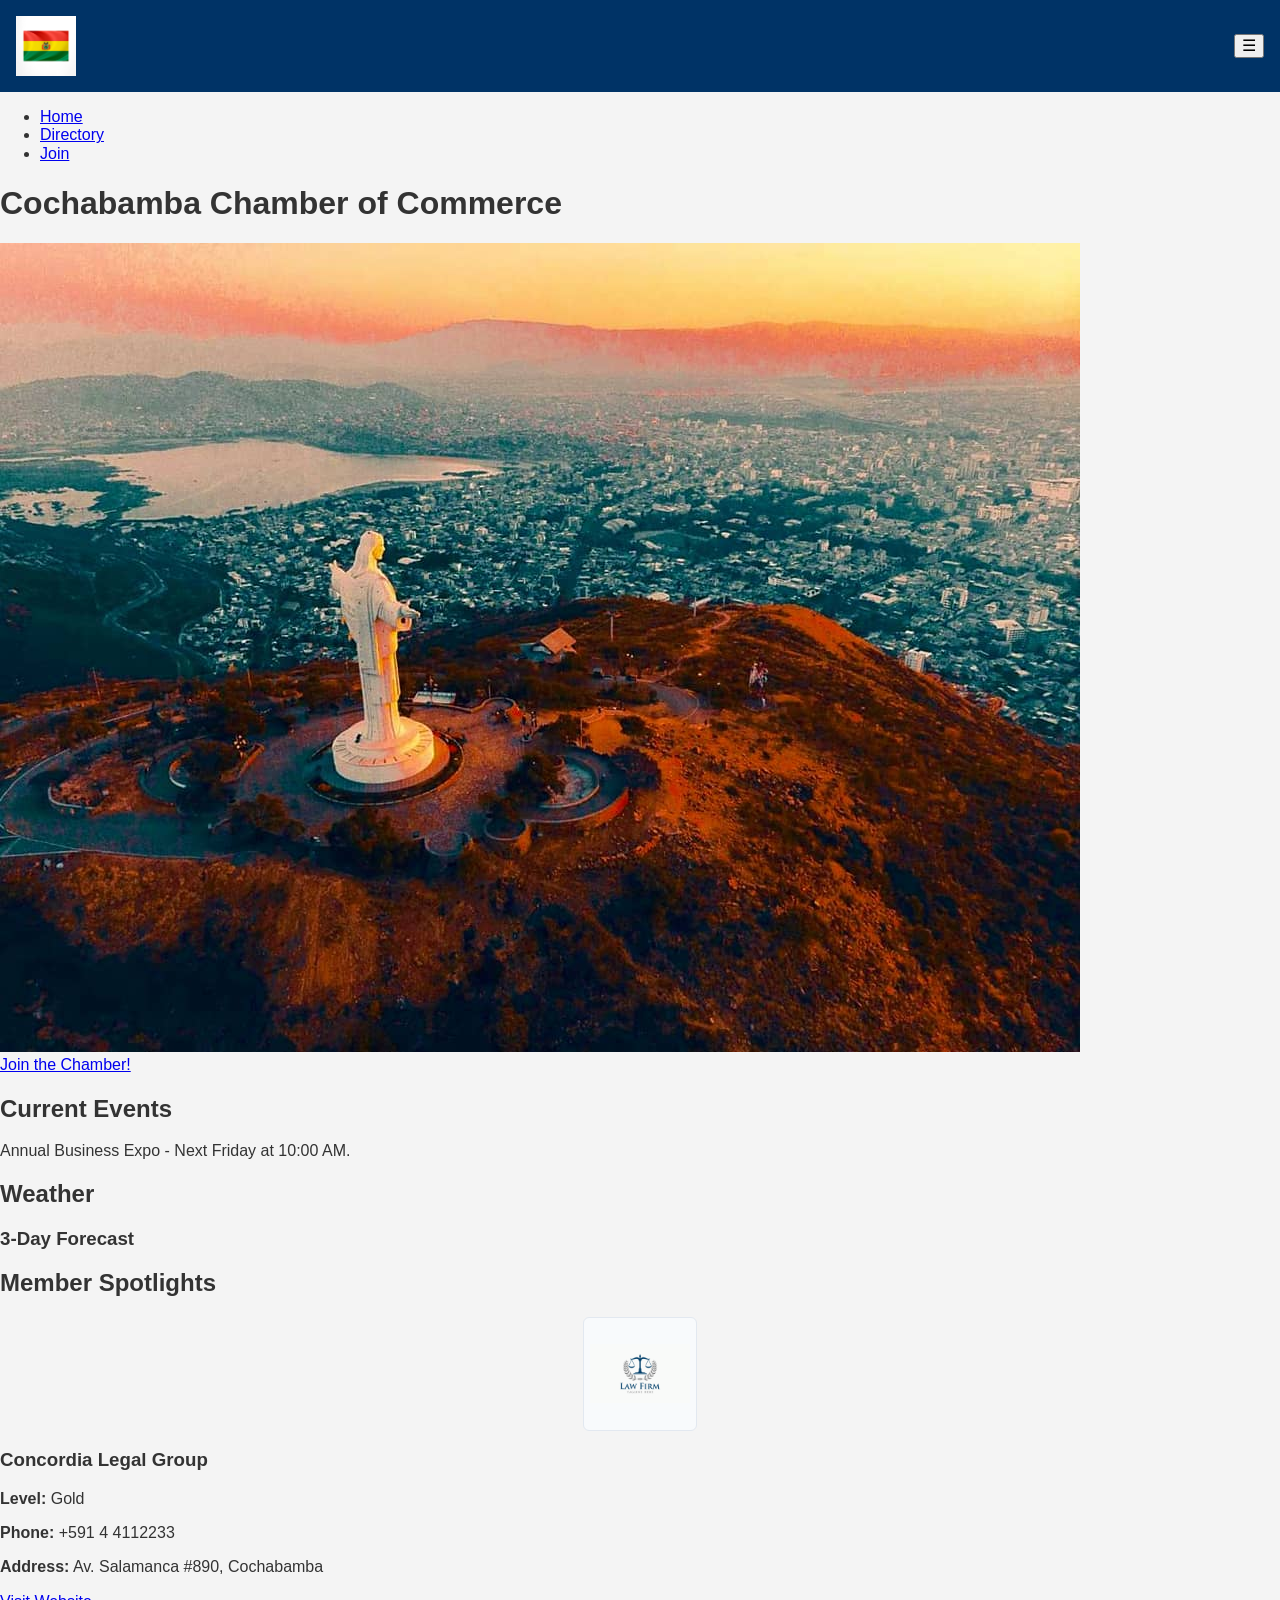
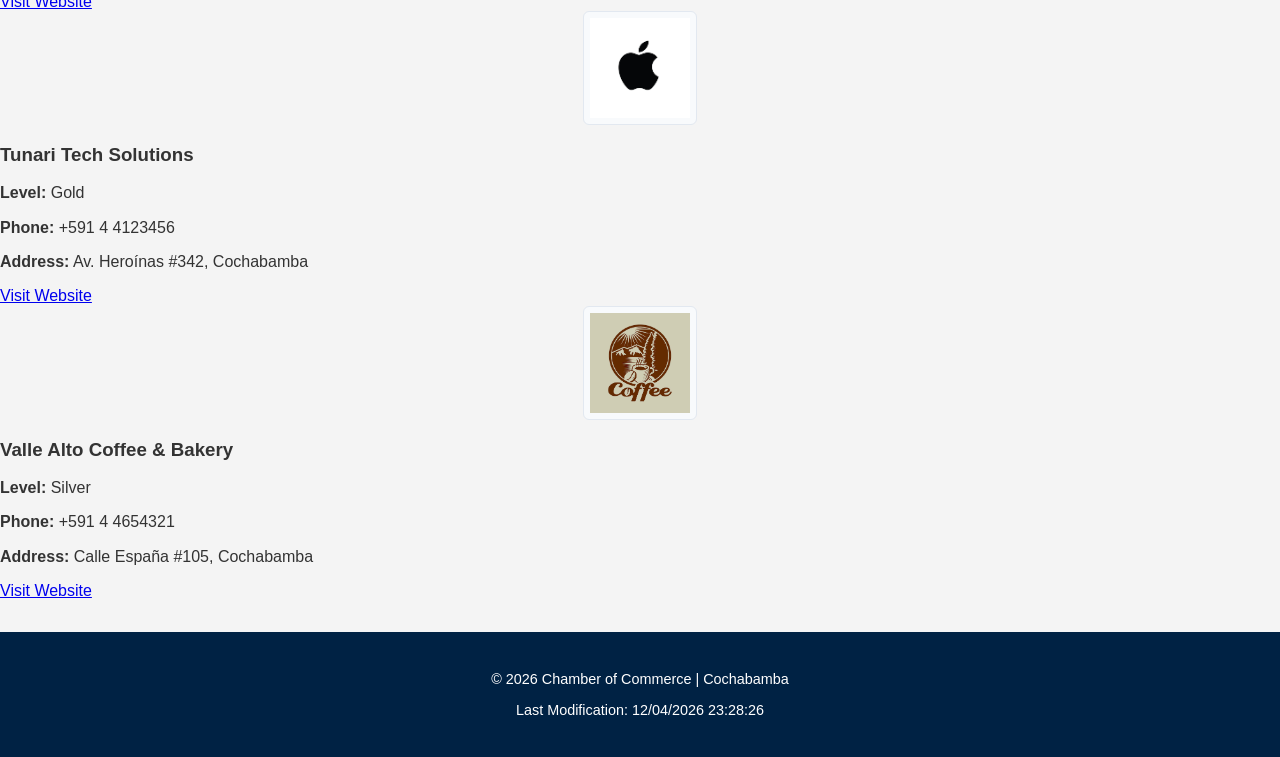
<file: chamber/index.html>
<!DOCTYPE html>
<html lang="en">

<head>
    <meta charset="UTF-8">
    <meta name="viewport" content="width=device-width, initial-scale=1.0">
    <title>Chamber of Commerce - Home Page</title>
    <meta name="description"
        content="Official home page for the Cochabamba Chamber of Commerce. Connecting businesses, supporting local economy, and fostering community growth.">
    <meta name="author" content="Rich Kevin Panozo Vargas">

    <!-- Favicon -->
    <link rel="icon" href="images/favicon.png" type="image/png">

    <!-- Open Graph Meta Tags -->
    <meta property="og:title" content="Cochabamba Chamber of Commerce - Home Page">
    <meta property="og:description"
        content="Discover commercial opportunities, local events, and business member spotlights at the Cochabamba Chamber of Commerce.">
    <meta property="og:image" content="https://kelvin1511.github.io/wdd231/chamber/images/cochabamba.jpg">
    <meta property="og:url" content="https://kelvin1511.github.io/wdd231/chamber/index.html">

    <!-- Google Fonts -->
    <link rel="preconnect" href="https://fonts.googleapis.com">
    <link rel="preconnect" href="https://fonts.gstatic.com" crossorigin>
    <link href="https://fonts.googleapis.com/css2?family=Roboto:wght@400;700&display=swap" rel="stylesheet">

    <!-- CSS Styles -->
    <link rel="stylesheet" href="styles/normalize.css">
    <link rel="stylesheet" href="styles/small.css">
    <link rel="stylesheet" href="styles/larger.css">

    <!-- JS Scripts -->
    <script src="scripts/dates.js" defer></script>
    <script src="scripts/navigation.js" defer></script>
    <script src="scripts/weather.js" defer></script>
    <script src="scripts/spotlights.js" defer></script>
</head>

<body>

    <header>
        <div class="logo-container">
            <img src="images/logo.webp" alt="Cochabamba Chamber Logo">
        </div>
        <button id="menu-button" aria-label="Toggle navigation menu">☰</button>
    </header>

    <nav id="primary-nav">
        <ul>
            <li><a href="index.html" class="active">Home</a></li>
            <li><a href="directory.html">Directory</a></li>
            <li><a href="join.html">Join</a></li>
        </ul>
    </nav>

    <main>
        <!-- Single H1 element inside main element for SEO & Accessibility Audit -->
        <h1>Cochabamba Chamber of Commerce</h1>

        <!-- Hero Section -->
        <section class="hero">
            <img src="images/cochabamba.jpg" alt="Panoramic view of Cochabamba city" class="hero-img">
            <div class="cta">
                <a href="join.html" class="cta-button">Join the Chamber!</a>
            </div>
        </section>

        <!-- Events Section -->
        <section class="events">
            <h2>Current Events</h2>
            <p>Annual Business Expo - Next Friday at 10:00 AM.</p>
        </section>

        <!-- Weather Section -->
        <section class="weather">
            <h2>Weather</h2>
            <div id="weather-current"></div>
            <h3>3-Day Forecast</h3>
            <div id="weather-forecast"></div>
        </section>

        <!-- Spotlights Section -->
        <section class="spotlights">
            <h2>Member Spotlights</h2>
            <div id="spotlight-cards"></div>
        </section>
    </main>

    <footer>
        <p>&copy; <span id="currentyear"></span> Chamber of Commerce | Cochabamba</p>
        <p id="lastModified"></p>
    </footer>

</body>

</html>
</file>
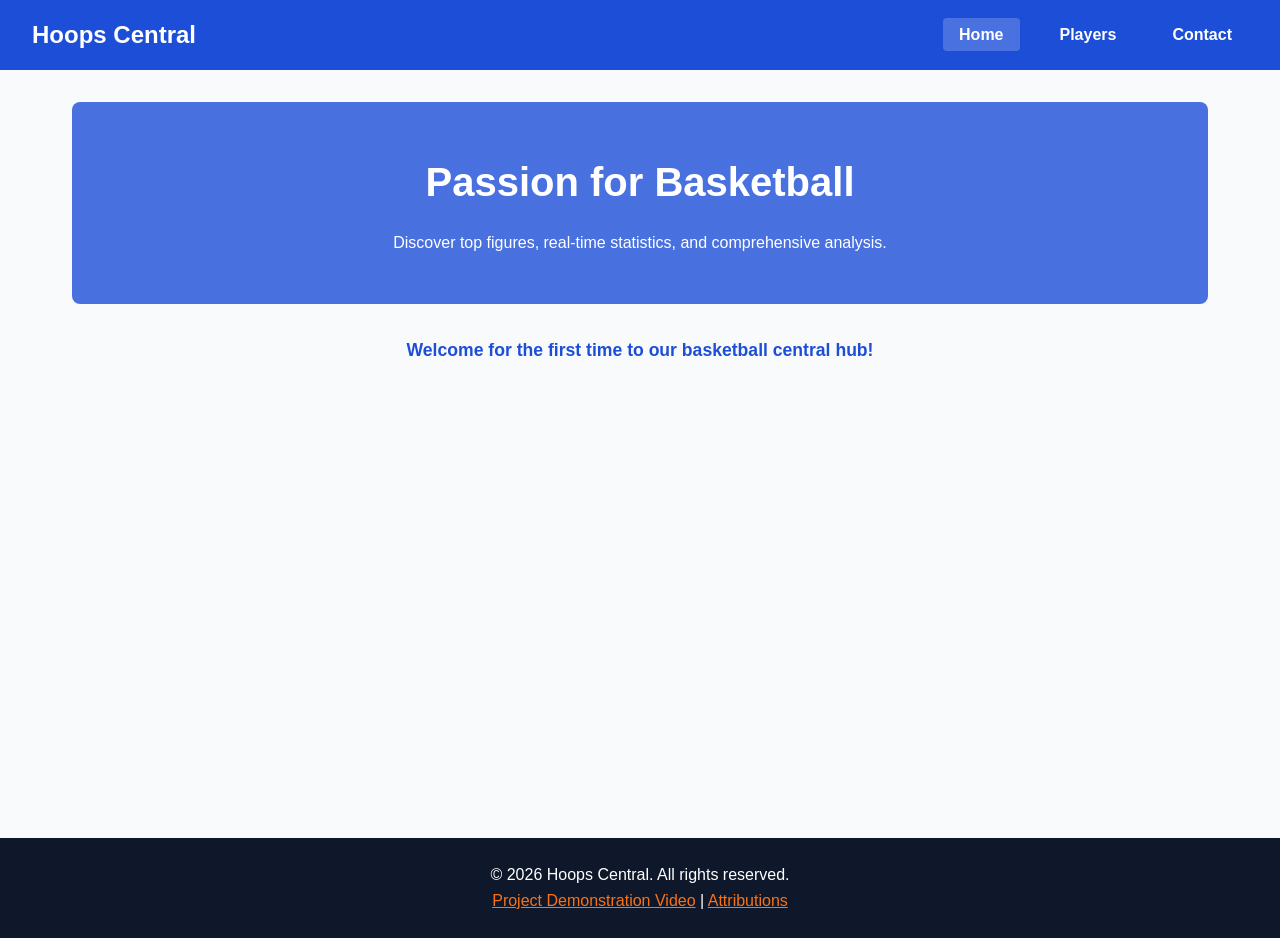
<file: finalproject/index.html>
<!DOCTYPE html>
<html lang="en">

<head>
    <meta charset="UTF-8">
    <meta name="viewport" content="width=device-width, initial-scale=1.0">
    <title>Hoops Central - Home</title>
    <meta name="description" content="Official site for basketball statistics, star players, and news.">
    <meta name="author" content="Rich Kevin Panozo Vargas">
    <link rel="icon" type="image/x-icon"
        href="https://images.unsplash.com/photo-1546519638-68e109498ffc?w=32&auto=format&fit=crop&q=80">
    <link rel="stylesheet" href="styles.css">
</head>

<body>
    <header>
        <h1>Hoops Central</h1>
        <button class="menu-toggle" id="menu-toggle" aria-label="Open menu">☰</button>
        <nav>
            <ul id="nav-menu">
                <li><a href="index.html" class="active">Home</a></li>
                <li><a href="players.html">Players</a></li>
                <li><a href="contact.html">Contact</a></li>
            </ul>
        </nav>
    </header>

    <main>
        <section class="hero">
            <h2>Passion for Basketball</h2>
            <p>Discover top figures, real-time statistics, and comprehensive analysis.</p>
        </section>

        <section style="text-align: center; margin-top: 2rem;">
            <p id="visit-info" style="font-weight: bold; font-size: 1.1rem; color: var(--primary-color);"></p>
        </section>
    </main>

    <footer>
        <p>&copy; 2026 Hoops Central. All rights reserved.</p>
        <p><a href="https://www.youtube.com" target="_blank">Project Demonstration Video</a> | <a href="#"
                target="_blank">Attributions</a></p>
    </footer>

    <script type="module" src="app.js"></script>
</body>

</html>
</file>
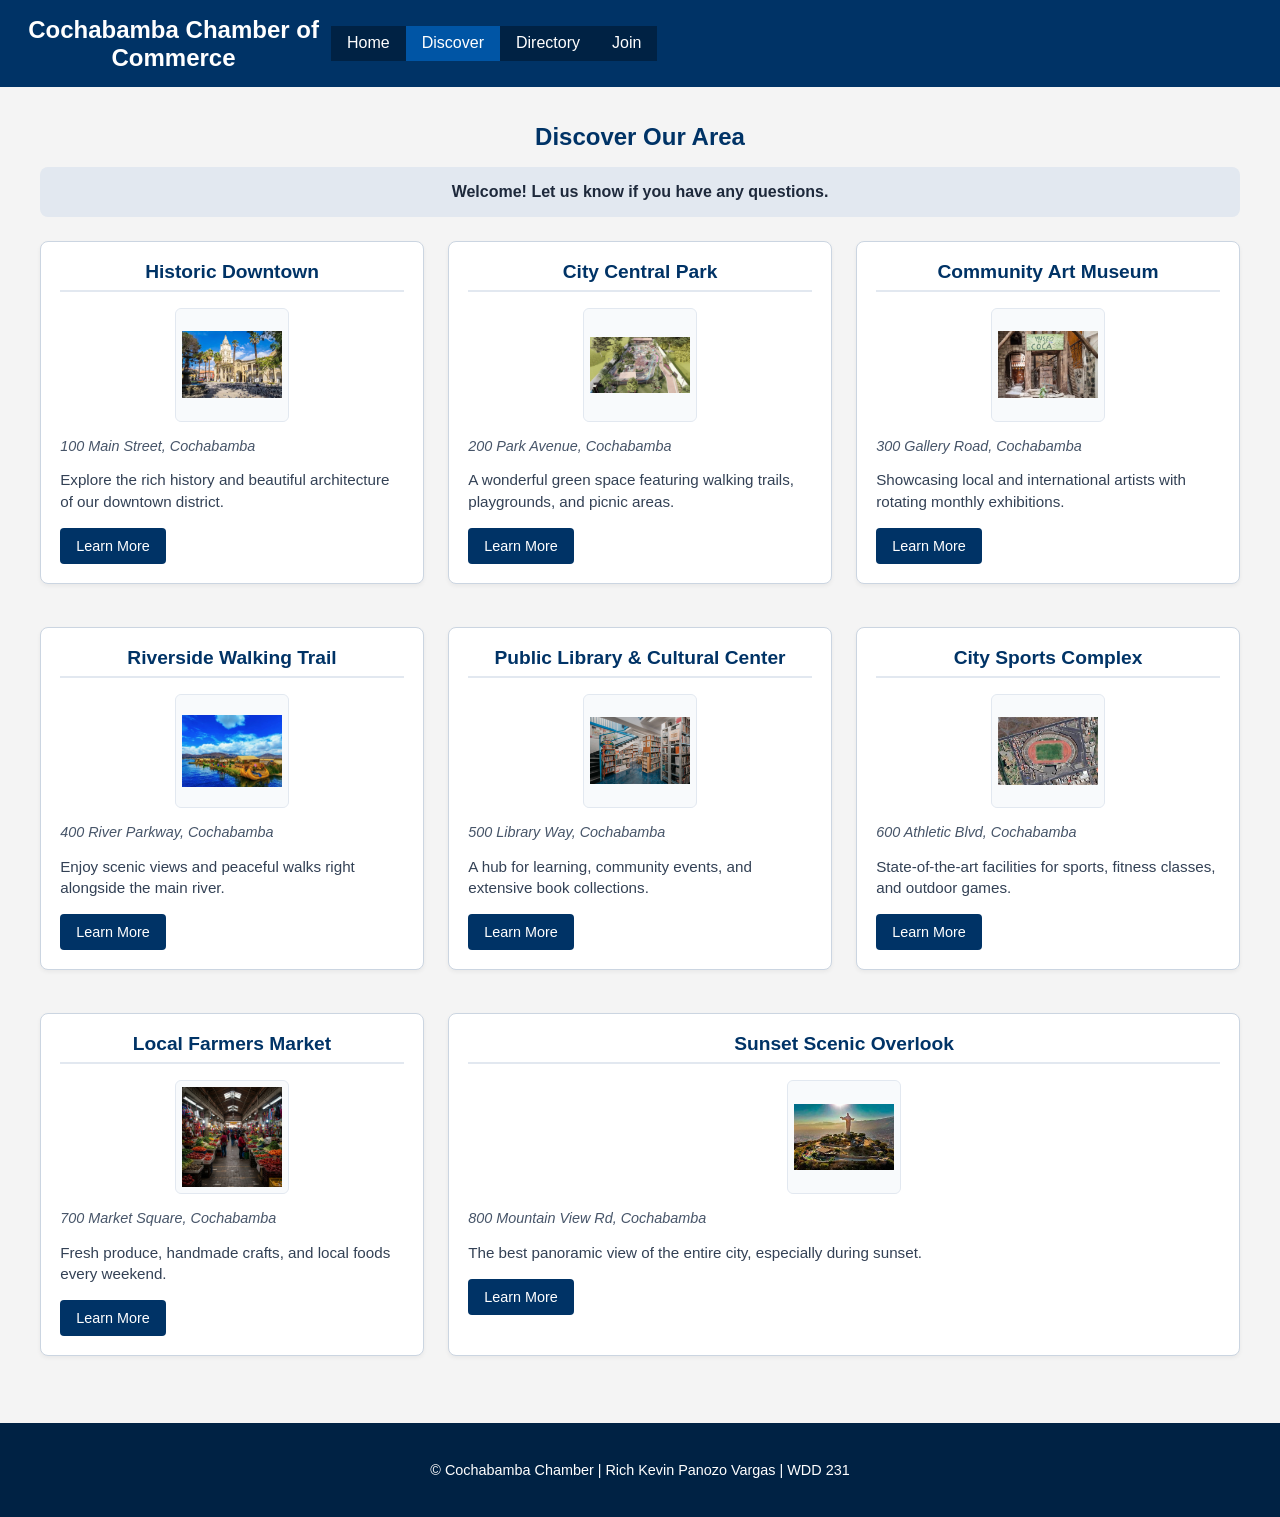
<file: chamber/directory.html>
<!DOCTYPE html>
<html lang="en">

<head>
  <meta charset="UTF-8">
  <meta name="viewport" content="width=device-width, initial-scale=1.0">
  <title>Cochabamba Chamber of Commerce - Discover</title>
  <meta name="description"
    content="Discover Cochabamba Chamber of Commerce area, local attractions, and visitor information.">
  <meta name="author" content="Rich Kevin Panozo Vargas">

  <!-- Stylesheets -->
  <link rel="stylesheet" href="styles/normalize.css">
  <link rel="stylesheet" href="styles/small.css">
  <link rel="stylesheet" href="styles/larger.css" media="(min-width: 768px)">
</head>

<body>
  <header>
    <h1>Cochabamba Chamber of Commerce</h1>
    <button id="menu" aria-label="Open Navigation Menu">&#9776;</button>
    <nav>
      <ul class="navigation">
        <li><a href="index.html">Home</a></li>
        <li><a href="discover.html" class="active">Discover</a></li>
        <li><a href="directory.html">Directory</a></li>
        <li><a href="join.html">Join</a></li>
      </ul>
    </nav>
  </header>

  <main class="discover-main">
    <h2>Discover Our Area</h2>

    <!-- Visitor message container for localStorage -->
    <div id="visitor-message" class="visitor-message"></div>

    <!-- Cards grid container -->
    <div class="cards-grid">
      <!-- JavaScript will inject the 8 cards here dynamically -->
    </div>
  </main>

  <footer>
    <p>&copy; <span id="current-year"></span> Cochabamba Chamber | Rich Kevin Panozo Vargas | WDD 231</p>
    <p id="last-modified"></p>
  </footer>

  <!-- JavaScript Files -->
  <script src="scripts/navigation.js" defer></script>
  <script src="scripts/dates.js" defer></script>
  <script src="scripts/discover.js" defer></script>
</body>

</html>
</file>
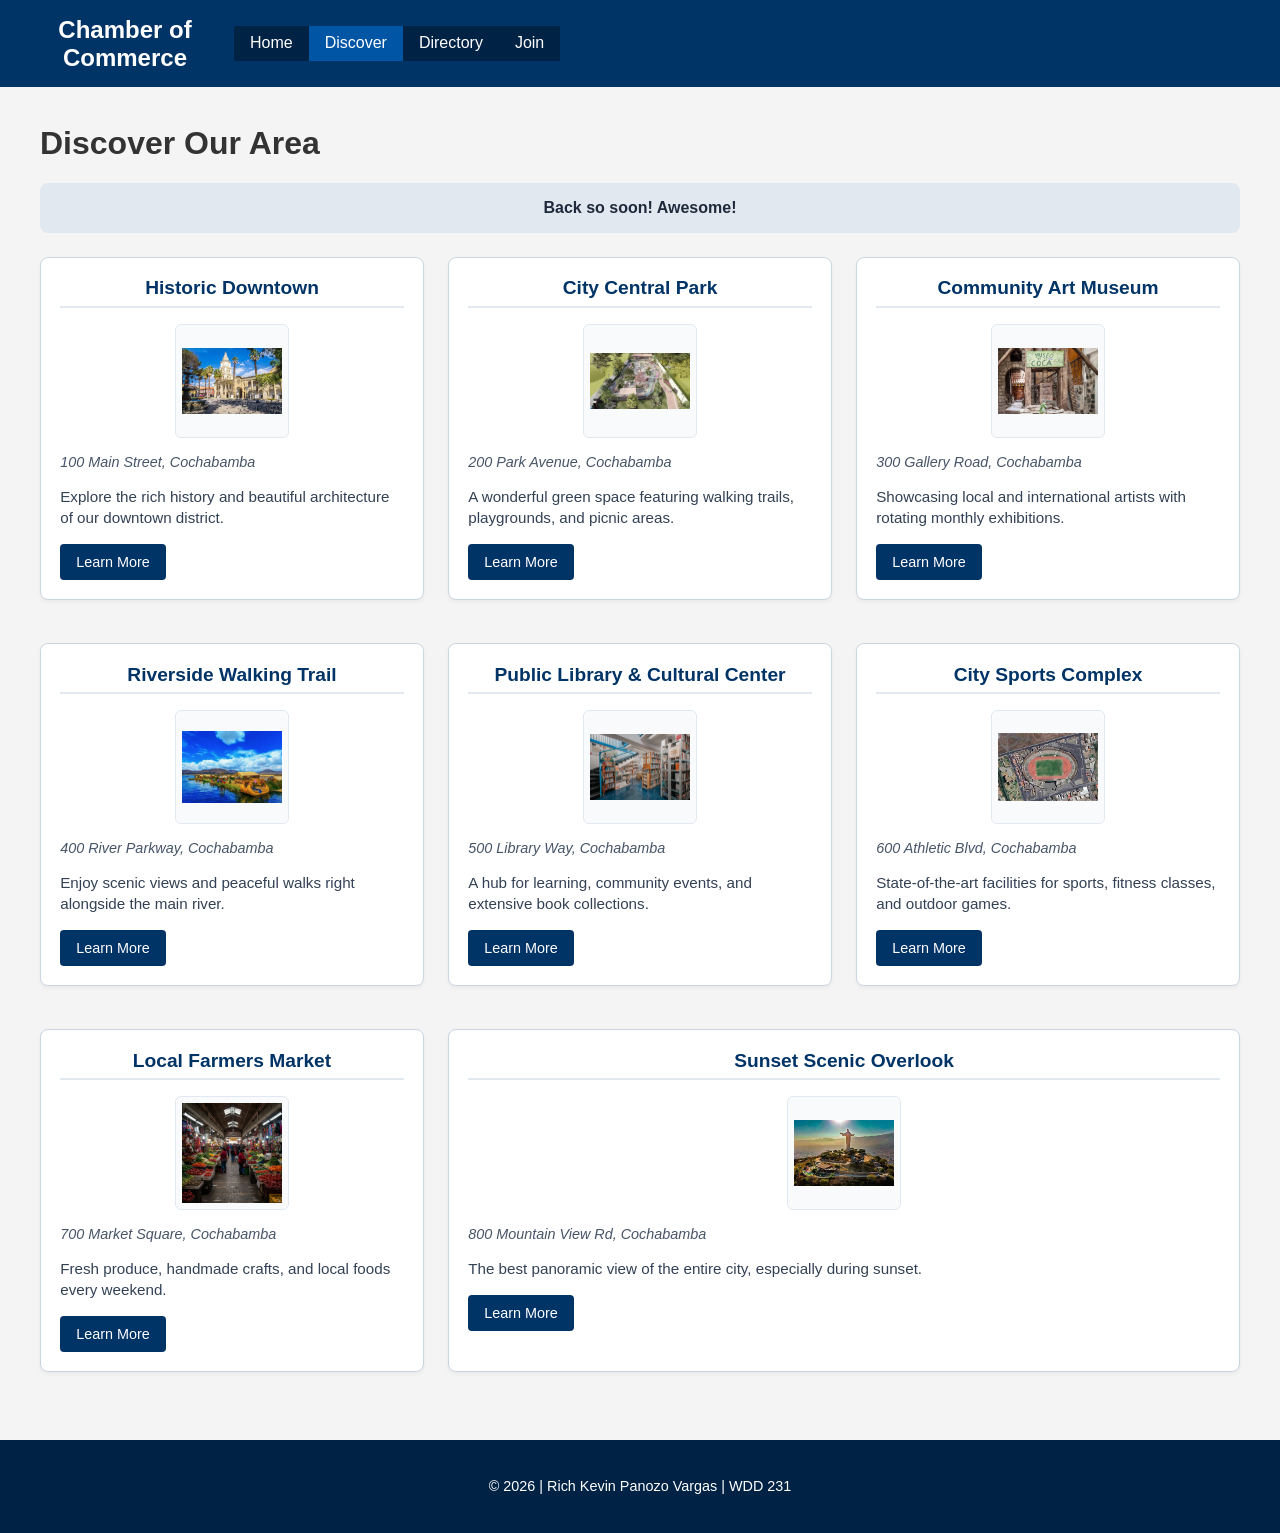
<file: chamber/discover.html>
<!DOCTYPE html>
<html lang="en">

<head>
    <meta charset="UTF-8">
    <meta name="viewport" content="width=device-width, initial-scale=1.0">
    <title>Discover - Chamber of Commerce</title>
    <meta name="description"
        content="Discover page for the Chamber of Commerce highlighting local points of interest, demographics, and visitor features.">
    <meta name="author" content="Rich Kevin Panozo Vargas">

    <!-- Stylesheets -->
    <link rel="stylesheet" href="styles/normalize.css">
    <link rel="stylesheet" href="styles/small.css">
    <link rel="stylesheet" href="styles/larger.css" media="(min-width: 768px)">

    <!-- JavaScript Module -->
    <script src="scripts/discover.js" type="module" defer></script>
</head>

<body>
    <header>
        <!-- Mantén la misma estructura de header/navegación que usas en tus otras páginas -->
        <div class="logo-box">
            <h1>Chamber of Commerce</h1>
        </div>
        <nav>
            <ul class="navigation">
                <li><a href="index.html">Home</a></li>
                <li><a href="discover.html" class="active">Discover</a></li>
                <li><a href="directory.html">Directory</a></li>
                <li><a href="join.html">Join</a></li>
            </ul>
        </nav>
    </header>

    <main class="discover-main">
        <h1>Discover Our Area</h1>

        <!-- Visitor message section for localStorage requirement -->
        <div id="visitor-message" class="visitor-message"></div>

        <!-- Cards grid container -->
        <section class="cards-grid">
            <!-- Cards will be dynamically loaded via JavaScript -->
        </section>
    </main>

    <footer>
        <p>&copy; <span id="currentyear">2026</span> | Rich Kevin Panozo Vargas | WDD 231</p>
        <p id="lastModified"></p>
    </footer>
</body>

</html>
</file>
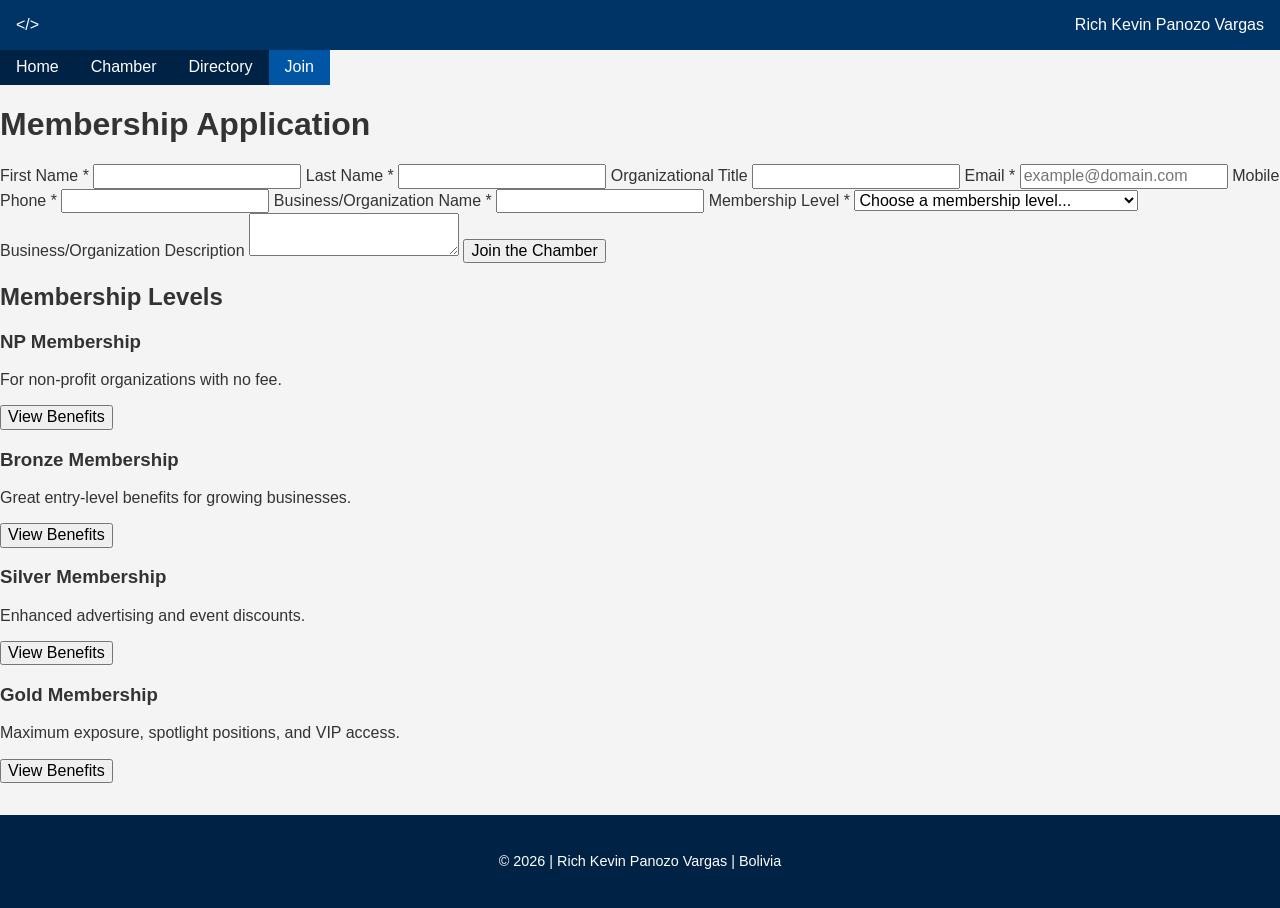
<file: chamber/join.html>
<!DOCTYPE html>
<html lang="en">

<head>
    <meta charset="UTF-8">
    <meta name="viewport" content="width=device-width, initial-scale=1.0">
    <title>Chamber Membership Application - Rich Kevin Panozo Vargas</title>
    <meta name="description"
        content="Join our Chamber of Commerce and choose a membership level to grow your business.">
    <link rel="stylesheet" href="styles/normalize.css">
    <link rel="stylesheet" href="styles/small.css">
    <link rel="stylesheet" href="styles/larger.css" media="(min-width: 768px)">
    <script src="scripts/navigation.js" defer></script>
    <script src="scripts/join.js" defer></script>
</head>

<body>
    <header>
        <div class="logo-box">
            <span class="logo-icon">&lt;/&gt;</span>
        </div>
        <span class="user-name">Rich Kevin Panozo Vargas</span>
        <button id="menu" aria-label="Open Navigation Menu">&#9776;</button>
    </header>

    <nav>
        <ul class="navigation">
            <li><a href="../index.html">Home</a></li>
            <li><a href="index.html">Chamber</a></li>
            <li><a href="directory.html">Directory</a></li>
            <li><a href="join.html" class="active">Join</a></li>
        </ul>
    </nav>

    <main class="join-main">
        <h1>Membership Application</h1>

        <div class="join-container">
            <form method="get" action="thankyou.html" class="join-form">

                <label>First Name *
                    <input type="text" name="fname" required autocomplete="given-name" title="Enter your first name">
                </label>

                <label>Last Name *
                    <input type="text" name="lname" required autocomplete="family-name" title="Enter your last name">
                </label>

                <label>Organizational Title
                    <input type="text" name="orgtitle" autocomplete="organization-title" pattern="[a-zA-Z\s\-]{7,}"
                        title="Must be at least 7 characters using letters, hyphens, and spaces only">
                </label>

                <label>Email *
                    <input type="email" name="email" required autocomplete="email" placeholder="example@domain.com"
                        title="Enter a valid email address">
                </label>

                <label>Mobile Phone *
                    <input type="tel" name="phone" required autocomplete="tel" title="Enter your mobile phone number">
                </label>

                <label>Business/Organization Name *
                    <input type="text" name="organization" required autocomplete="organization"
                        title="Enter your business or organization name">
                </label>

                <label>Membership Level *
                    <select name="membership" required title="Select a membership level">
                        <option value="" disabled selected>Choose a membership level...</option>
                        <option value="np">NP Membership (Non-profit - No fee)</option>
                        <option value="bronze">Bronze Membership</option>
                        <option value="silver">Silver Membership</option>
                        <option value="gold">Gold Membership</option>
                    </select>
                </label>

                <label>Business/Organization Description
                    <textarea name="description" title="Provide a brief description of your organization"></textarea>
                </label>

                <input type="hidden" name="timestamp" id="timestamp">

                <input type="submit" value="Join the Chamber" class="submit-btn">
            </form>

            <aside class="membership-cards">
                <h2>Membership Levels</h2>

                <div class="card card-np">
                    <h3>NP Membership</h3>
                    <p>For non-profit organizations with no fee.</p>
                    <button type="button" class="modal-btn" data-modal="modal-np">View Benefits</button>
                </div>

                <div class="card card-bronze">
                    <h3>Bronze Membership</h3>
                    <p>Great entry-level benefits for growing businesses.</p>
                    <button type="button" class="modal-btn" data-modal="modal-bronze">View Benefits</button>
                </div>

                <div class="card card-silver">
                    <h3>Silver Membership</h3>
                    <p>Enhanced advertising and event discounts.</p>
                    <button type="button" class="modal-btn" data-modal="modal-silver">View Benefits</button>
                </div>

                <div class="card card-gold">
                    <h3>Gold Membership</h3>
                    <p>Maximum exposure, spotlight positions, and VIP access.</p>
                    <button type="button" class="modal-btn" data-modal="modal-gold">View Benefits</button>
                </div>
            </aside>
        </div>

        <dialog id="modal-np">
            <h3>NP Membership Benefits</h3>
            <p>Access to basic community networking events and directory listing.</p>
            <button class="close-modal">Close</button>
        </dialog>

        <dialog id="modal-bronze">
            <h3>Bronze Membership Benefits</h3>
            <p>Includes regular event discounts, training sessions, and standard directory placement.</p>
            <button class="close-modal">Close</button>
        </dialog>

        <dialog id="modal-silver">
            <h3>Silver Membership Benefits</h3>
            <p>Includes all Bronze benefits plus advertising discounts and priority event registration.</p>
            <button class="close-modal">Close</button>
        </dialog>

        <dialog id="modal-gold">
            <h3>Gold Membership Benefits</h3>
            <p>Includes all Silver benefits, premier spotlight positions on the home page, and free event passes.</p>
            <button class="close-modal">Close</button>
        </dialog>
    </main>

    <footer>
        <p>&copy; <span id="currentyear">2026</span> | Rich Kevin Panozo Vargas | Bolivia</p>
        <p id="lastModified"></p>
    </footer>
</body>

</html>
</file>
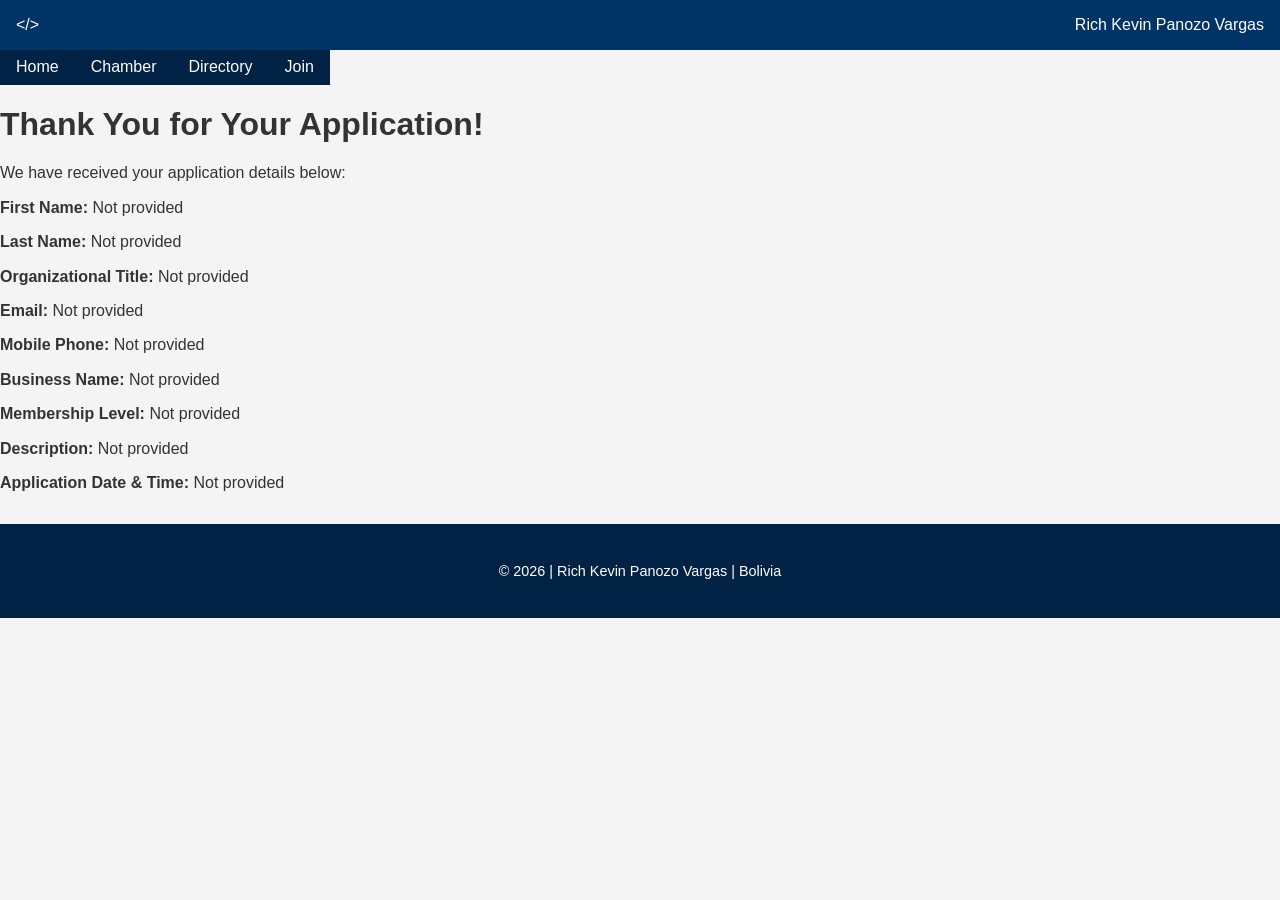
<file: chamber/thankyou.html>
<!DOCTYPE html>
<html lang="en">

<head>
    <meta charset="UTF-8">
    <meta name="viewport" content="width=device-width, initial-scale=1.0">
    <title>Thank You - Chamber of Commerce</title>
    <link rel="stylesheet" href="styles/normalize.css">
    <link rel="stylesheet" href="styles/small.css">
    <link rel="stylesheet" href="styles/larger.css" media="(min-width: 768px)">
    <script src="scripts/navigation.js" defer></script>
</head>

<body>
    <header>
        <div class="logo-box">
            <span class="logo-icon">&lt;/&gt;</span>
        </div>
        <span class="user-name">Rich Kevin Panozo Vargas</span>
        <button id="menu" aria-label="Open Navigation Menu"></button>
    </header>

    <nav>
        <ul class="navigation">
            <li><a href="../index.html">Home</a></li>
            <li><a href="index.html">Chamber</a></li>
            <li><a href="directory.html">Directory</a></li>
            <li><a href="join.html">Join</a></li>
        </ul>
    </nav>

    <main class="thankyou-main">
        <h1>Thank You for Your Application!</h1>
        <p>We have received your application details below:</p>

        <div id="application-results" class="results-card">
            <!-- JavaScript will populate data here -->
        </div>
    </main>

    <footer>
        <p>&copy; <span id="currentyear">2026</span> | Rich Kevin Panozo Vargas | Bolivia</p>
        <p id="lastModified"></p>
    </footer>

    <script>
        const urlParams = new URLSearchParams(window.location.search);
        const resultsContainer = document.getElementById('application-results');

        function getParam(name) {
            return urlParams.get(name) || 'Not provided';
        }

        resultsContainer.innerHTML = `
            <p><strong>First Name:</strong> ${getParam('fname')}</p>
            <p><strong>Last Name:</strong> ${getParam('lname')}</p>
            <p><strong>Organizational Title:</strong> ${getParam('orgtitle')}</p>
            <p><strong>Email:</strong> ${getParam('email')}</p>
            <p><strong>Mobile Phone:</strong> ${getParam('phone')}</p>
            <p><strong>Business Name:</strong> ${getParam('organization')}</p>
            <p><strong>Membership Level:</strong> ${getParam('membership')}</p>
            <p><strong>Description:</strong> ${getParam('description')}</p>
            <p><strong>Application Date & Time:</strong> ${getParam('timestamp')}</p>
        `;
    </script>
</body>

</html>
</file>
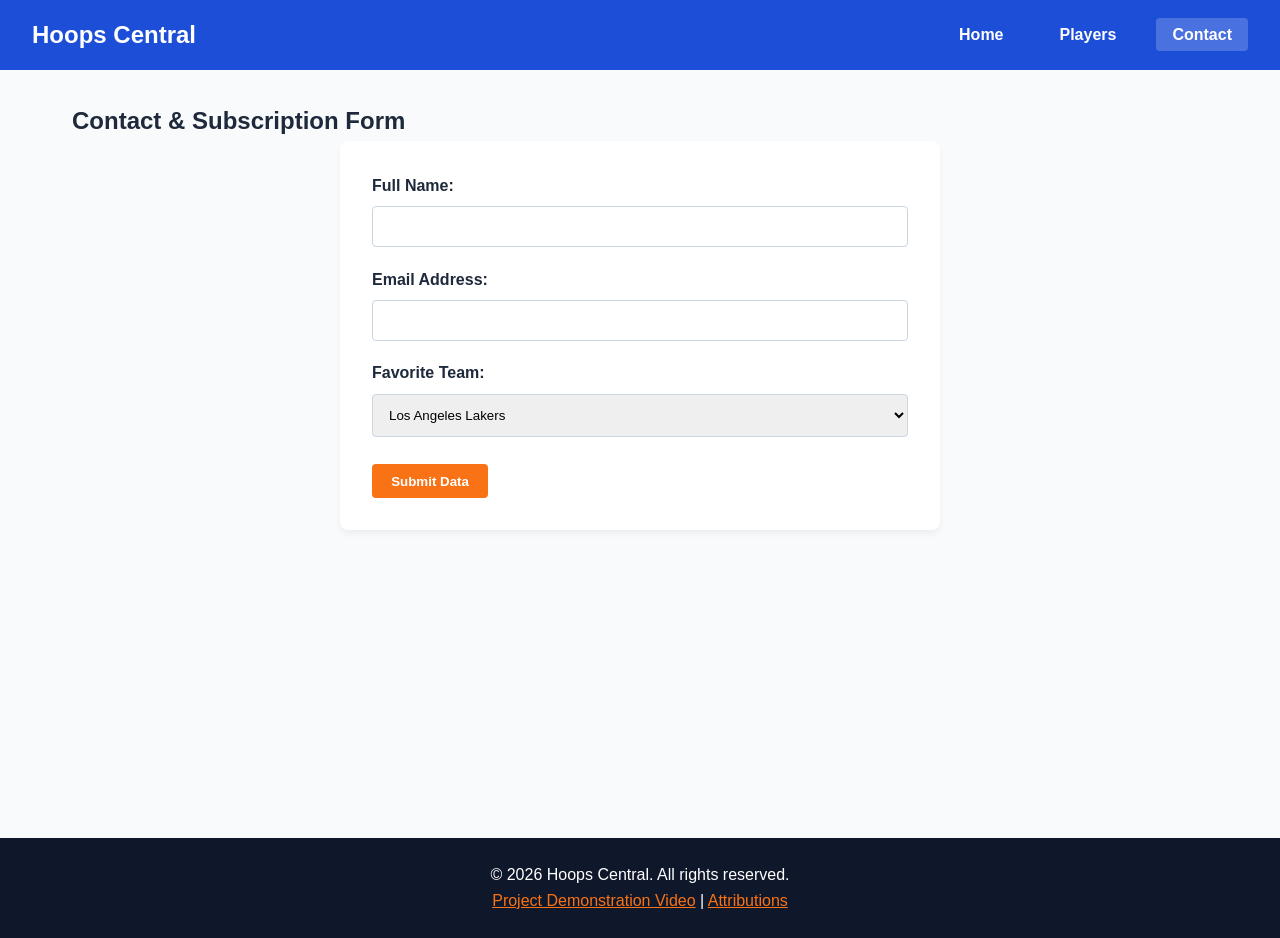
<file: finalproject/contact.html>
<!DOCTYPE html>
<html lang="en">

<head>
    <meta charset="UTF-8">
    <meta name="viewport" content="width=device-width, initial-scale=1.0">
    <title>Hoops Central - Contact</title>
    <meta name="description" content="Get in touch with us or subscribe to basketball updates.">
    <meta name="author" content="Rich Kevin Panozo Vargas">
    <link rel="icon" type="image/x-icon"
        href="https://images.unsplash.com/photo-1546519638-68e109498ffc?w=32&auto=format&fit=crop&q=80">
    <link rel="stylesheet" href="styles.css">
</head>

<body>
    <header>
        <h1>Hoops Central</h1>
        <button class="menu-toggle" id="menu-toggle" aria-label="Open menu">☰</button>
        <nav>
            <ul id="nav-menu">
                <li><a href="index.html">Home</a></li>
                <li><a href="players.html">Players</a></li>
                <li><a href="contact.html" class="active">Contact</a></li>
            </ul>
        </nav>
    </header>

    <main>
        <h2>Contact & Subscription Form</h2>
        <form action="form-action.html" method="get">
            <div class="form-group">
                <label for="fullname">Full Name:</label>
                <input type="text" id="fullname" name="fullname" required>
            </div>
            <div class="form-group">
                <label for="email">Email Address:</label>
                <input type="email" id="email" name="email" required>
            </div>
            <div class="form-group">
                <label for="teamfav">Favorite Team:</label>
                <select id="teamfav" name="teamfav">
                    <option value="Lakers">Los Angeles Lakers</option>
                    <option value="Warriors">Golden State Warriors</option>
                    <option value="Bulls">Chicago Bulls</option>
                    <option value="Celtics">Boston Celtics</option>
                </select>
            </div>
            <button type="submit" class="btn">Submit Data</button>
        </form>
    </main>

    <footer>
        <p>&copy; 2026 Hoops Central. All rights reserved.</p>
        <p><a href="https://www.youtube.com" target="_blank">Project Demonstration Video</a> | <a href="#"
                target="_blank">Attributions</a></p>
    </footer>

    <script type="module" src="app.js"></script>
</body>

</html>
</file>
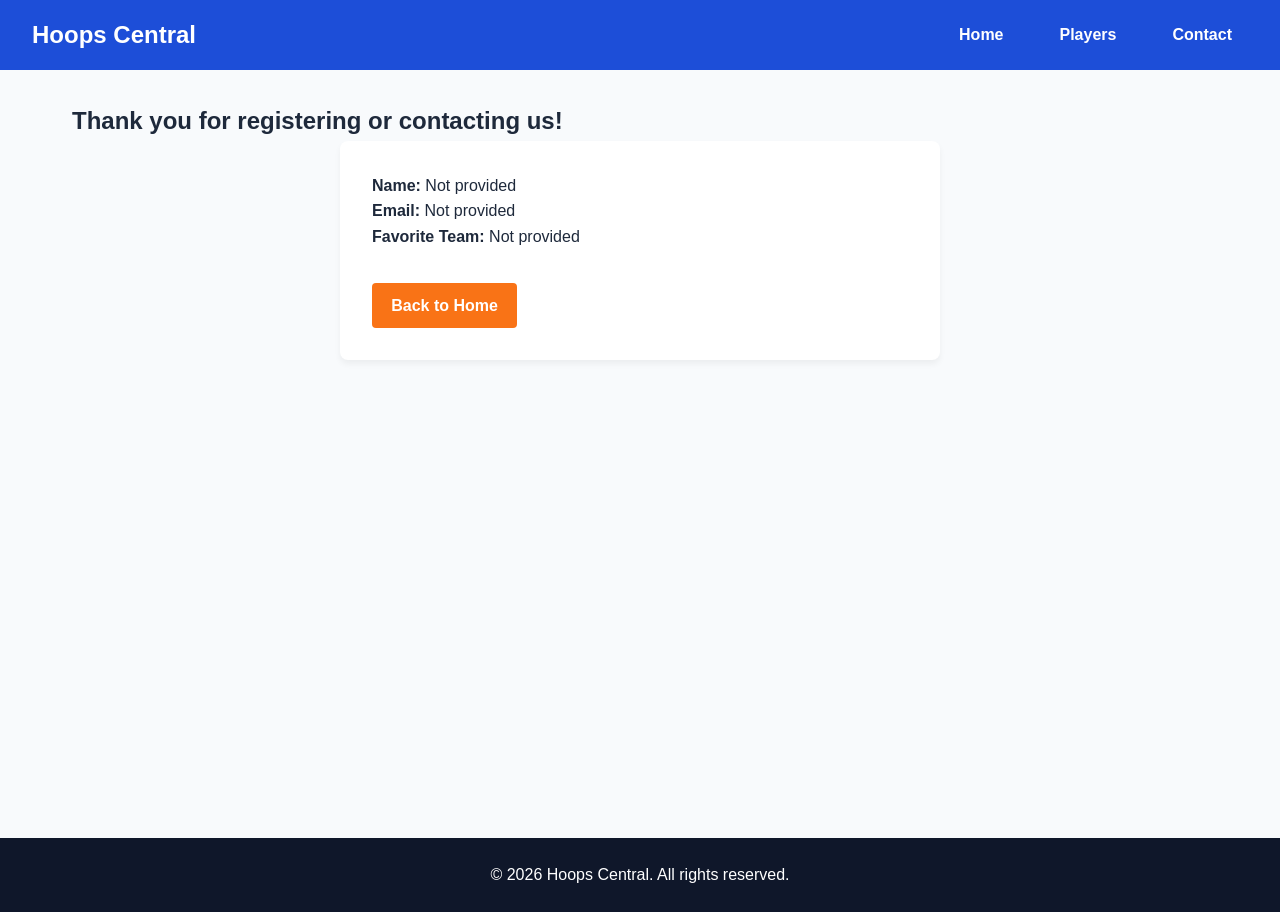
<file: finalproject/form-action.html>
<!DOCTYPE html>
<html lang="en">

<head>
    <meta charset="UTF-8">
    <meta name="viewport" content="width=device-width, initial-scale=1.0">
    <title>Hoops Central - Data Received</title>
    <meta name="description" content="Form data confirmation page.">
    <meta name="author" content="Rich Kevin Panozo Vargas">
    <link rel="stylesheet" href="styles.css">
</head>

<body>
    <header>
        <h1>Hoops Central</h1>
        <nav>
            <ul id="nav-menu">
                <li><a href="index.html">Home</a></li>
                <li><a href="players.html">Players</a></li>
                <li><a href="contact.html">Contact</a></li>
            </ul>
        </nav>
    </header>

    <main>
        <h2>Thank you for registering or contacting us!</h2>
        <div
            style="background: white; padding: 2rem; border-radius: 8px; max-width: 600px; margin: 0 auto; box-shadow: 0 4px 6px rgba(0,0,0,0.05);">
            <p><strong>Name:</strong> <span id="display-name"></span></p>
            <p><strong>Email:</strong> <span id="display-email"></span></p>
            <p><strong>Favorite Team:</strong> <span id="display-team"></span></p>
            <br>
            <a href="index.html" class="btn" style="display: inline-block; text-decoration: none;">Back to Home</a>
        </div>
    </main>

    <footer>
        <p>&copy; 2026 Hoops Central. All rights reserved.</p>
    </footer>

    <script>
        const params = new URLSearchParams(window.location.search);
        document.getElementById('display-name').textContent = params.get('fullname') || 'Not provided';
        document.getElementById('display-email').textContent = params.get('email') || 'Not provided';
        document.getElementById('display-team').textContent = params.get('teamfav') || 'Not provided';
    </script>
</body>

</html>
</file>
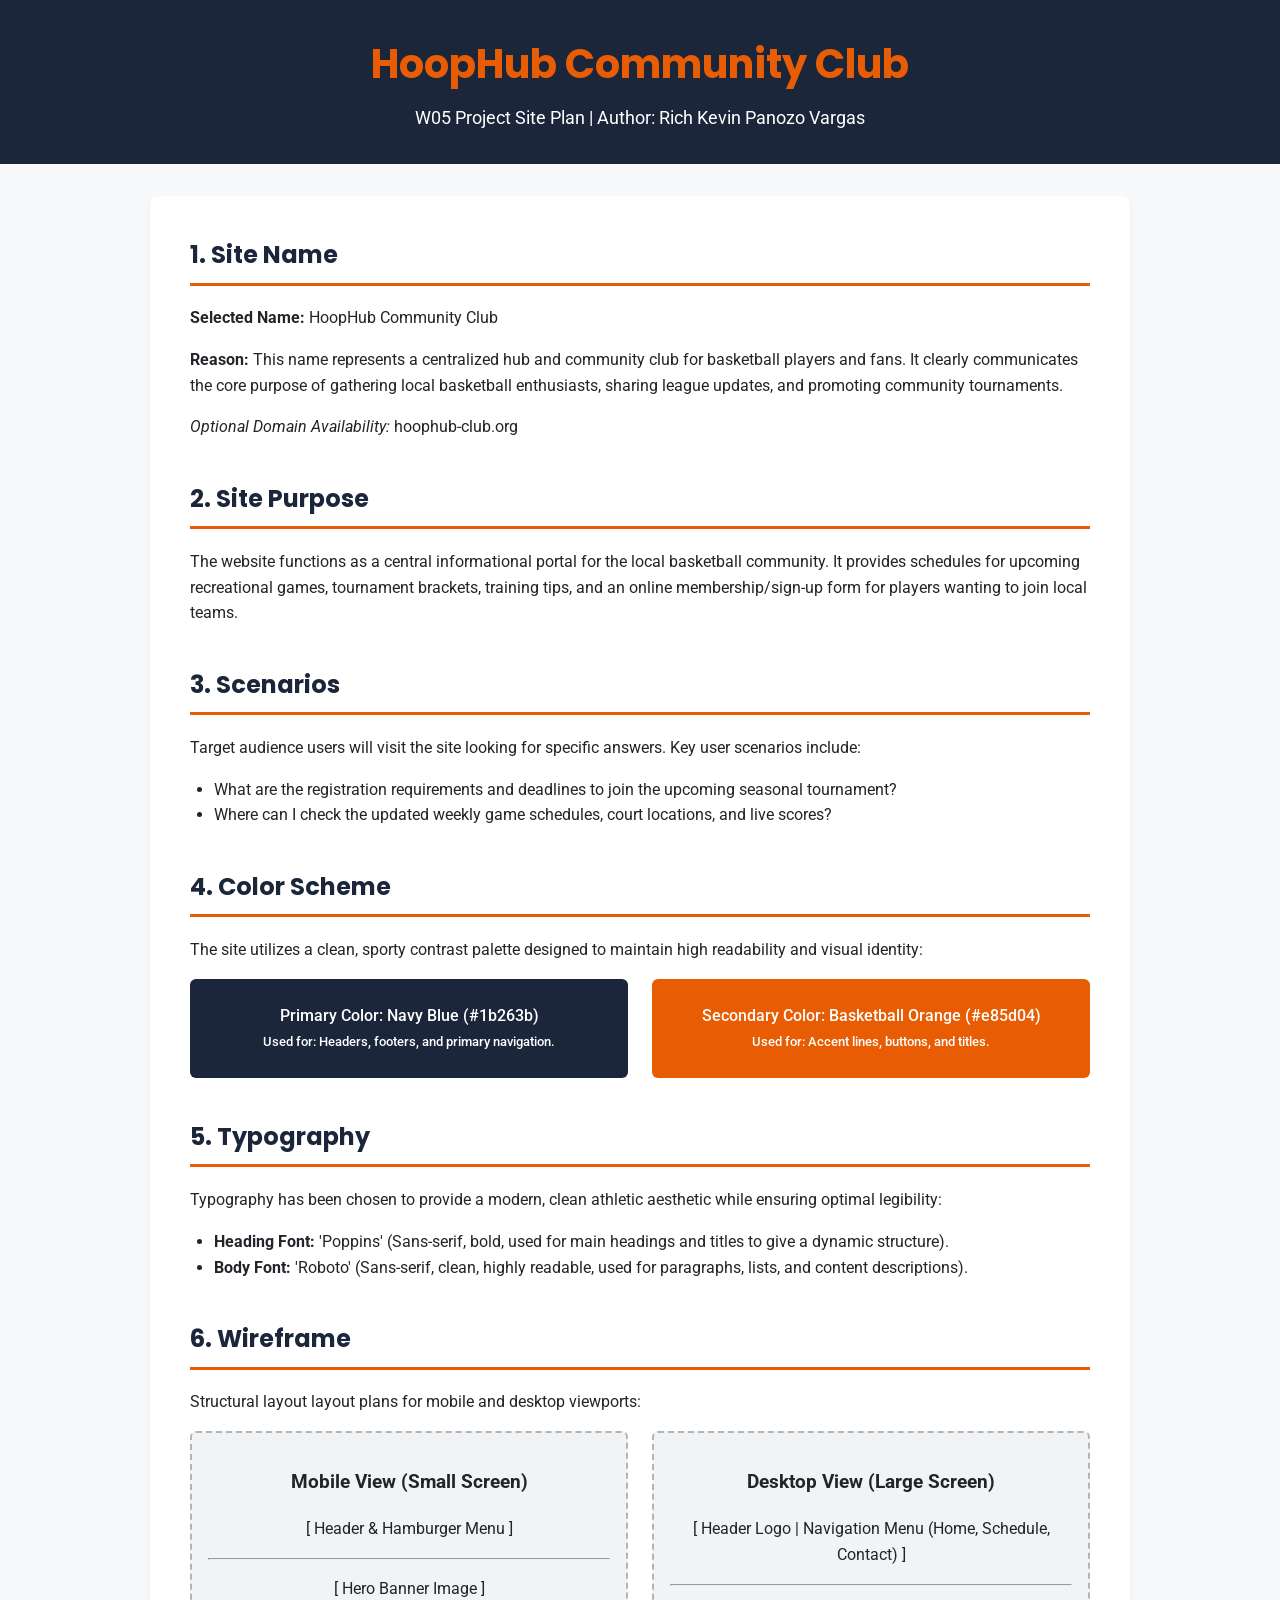
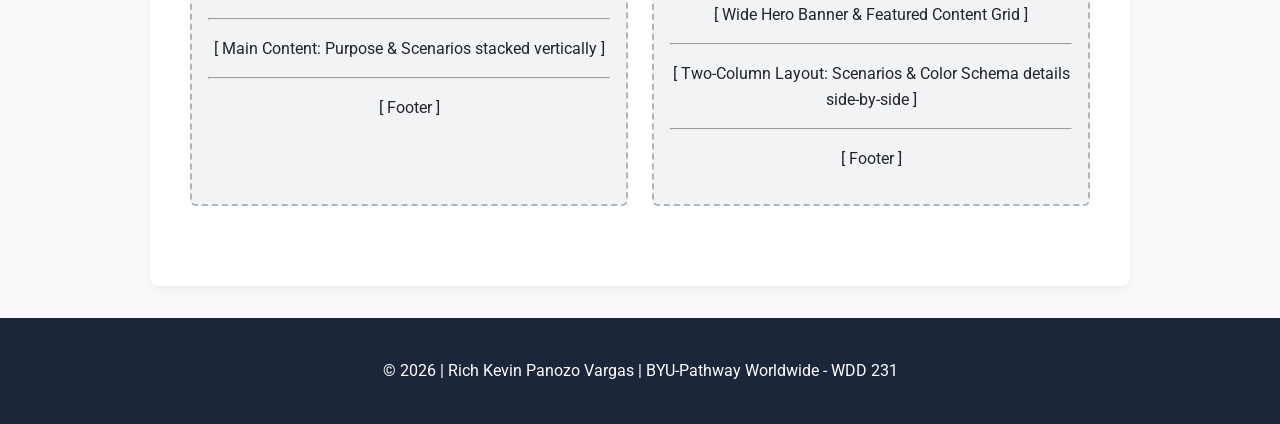
<file: project/site-plan.html>
<!DOCTYPE html>
<html lang="en">

<head>
    <meta charset="UTF-8">
    <meta name="viewport" content="width=device-width, initial-scale=1.0">
    <title>HoopHub Community Club - Site Plan</title>
    <!-- Google Fonts -->
    <link rel="preconnect" href="https://fonts.googleapis.com">
    <link rel="preconnect" href="https://fonts.gstatic.com" crossorigin>
    <link href="https://fonts.googleapis.com/css2?family=Poppins:wght@600;700&family=Roboto:wght@400;500&display=swap"
        rel="stylesheet">

    <style>
        /* Color Schema and Typography Applied Exclusively to this Document */
        :root {
            --primary-color: #1b263b;
            /* Navy Blue */
            --secondary-color: #e85d04;
            /* Basketball Orange */
            --bg-color: #f8f9fa;
            --text-color: #212529;
            --white: #ffffff;
        }

        body {
            font-family: 'Roboto', sans-serif;
            color: var(--text-color);
            background-color: var(--bg-color);
            margin: 0;
            padding: 0;
            line-height: 1.6;
        }

        header {
            background-color: var(--primary-color);
            color: var(--white);
            text-align: center;
            padding: 2rem 1rem;
        }

        header h1 {
            font-family: 'Poppins', sans-serif;
            margin: 0;
            color: var(--secondary-color);
            font-size: 2.5rem;
        }

        header p {
            margin: 0.5rem 0 0;
            font-size: 1.1rem;
        }

        main {
            max-width: 900px;
            margin: 2rem auto;
            background: var(--white);
            padding: 2.5rem;
            box-shadow: 0 4px 10px rgba(0, 0, 0, 0.05);
            border-radius: 8px;
        }

        section {
            margin-bottom: 2.5rem;
        }

        h2 {
            font-family: 'Poppins', sans-serif;
            color: var(--primary-color);
            border-bottom: 3px solid var(--secondary-color);
            padding-bottom: 0.5rem;
            margin-top: 0;
        }

        p,
        li {
            font-size: 1rem;
        }

        ul {
            padding-left: 1.5rem;
        }

        .color-box-container {
            display: flex;
            gap: 1.5rem;
            margin-top: 1rem;
        }

        .color-card {
            flex: 1;
            padding: 1.5rem;
            border-radius: 6px;
            text-align: center;
            color: var(--white);
            font-weight: 500;
        }

        .navy {
            background-color: var(--primary-color);
        }

        .orange {
            background-color: var(--secondary-color);
        }

        .wireframe-container {
            display: grid;
            grid-template-columns: 1fr 1fr;
            gap: 1.5rem;
            margin-top: 1rem;
        }

        .wireframe-box {
            border: 2px dashed #adb5bd;
            padding: 1rem;
            text-align: center;
            background-color: #f1f3f5;
            border-radius: 6px;
        }

        footer {
            text-align: center;
            padding: 1.5rem;
            background-color: var(--primary-color);
            color: var(--white);
            margin-top: 2rem;
            font-size: 0.9rem;
        }

        @media (max-width: 768px) {
            .wireframe-container {
                grid-template-columns: 1fr;
            }

            .color-box-container {
                flex-direction: column;
            }
        }
    </style>
</head>

<body>

    <header>
        <h1>HoopHub Community Club</h1>
        <p>W05 Project Site Plan | Author: Rich Kevin Panozo Vargas</p>
    </header>

    <main>
        <!-- 1. Site Name -->
        <section id="site-name">
            <h2>1. Site Name</h2>
            <p><strong>Selected Name:</strong> HoopHub Community Club</p>
            <p><strong>Reason:</strong> This name represents a centralized hub and community club for basketball players
                and fans. It clearly communicates the core purpose of gathering local basketball enthusiasts, sharing
                league updates, and promoting community tournaments.</p>
            <p><em>Optional Domain Availability:</em> hoophub-club.org</p>
        </section>

        <!-- 2. Site Purpose -->
        <section id="site-purpose">
            <h2>2. Site Purpose</h2>
            <p>The website functions as a central informational portal for the local basketball community. It provides
                schedules for upcoming recreational games, tournament brackets, training tips, and an online
                membership/sign-up form for players wanting to join local teams.</p>
        </section>

        <!-- 3. Scenarios -->
        <section id="scenarios">
            <h2>3. Scenarios</h2>
            <p>Target audience users will visit the site looking for specific answers. Key user scenarios include:</p>
            <ul>
                <li>What are the registration requirements and deadlines to join the upcoming seasonal tournament?</li>
                <li>Where can I check the updated weekly game schedules, court locations, and live scores?</li>
            </ul>
        </section>

        <!-- 4. Color Scheme -->
        <section id="color-scheme">
            <h2>4. Color Scheme</h2>
            <p>The site utilizes a clean, sporty contrast palette designed to maintain high readability and visual
                identity:</p>
            <div class="color-box-container">
                <div class="color-card navy">
                    Primary Color: Navy Blue (#1b263b)<br>
                    <small>Used for: Headers, footers, and primary navigation.</small>
                </div>
                <div class="color-card orange">
                    Secondary Color: Basketball Orange (#e85d04)<br>
                    <small>Used for: Accent lines, buttons, and titles.</small>
                </div>
            </div>
        </section>

        <!-- 5. Typography -->
        <section id="typography">
            <h2>5. Typography</h2>
            <p>Typography has been chosen to provide a modern, clean athletic aesthetic while ensuring optimal
                legibility:</p>
            <ul>
                <li><strong>Heading Font:</strong> 'Poppins' (Sans-serif, bold, used for main headings and titles to
                    give a dynamic structure).</li>
                <li><strong>Body Font:</strong> 'Roboto' (Sans-serif, clean, highly readable, used for paragraphs,
                    lists, and content descriptions).</li>
            </ul>
        </section>

        <!-- 6. Wireframe -->
        <section id="wireframe">
            <h2>6. Wireframe</h2>
            <p>Structural layout layout plans for mobile and desktop viewports:</p>
            <div class="wireframe-container">
                <div class="wireframe-box">
                    <h3>Mobile View (Small Screen)</h3>
                    <p>[ Header & Hamburger Menu ]</p>
                    <hr>
                    <p>[ Hero Banner Image ]</p>
                    <hr>
                    <p>[ Main Content: Purpose & Scenarios stacked vertically ]</p>
                    <hr>
                    <p>[ Footer ]</p>
                </div>
                <div class="wireframe-box">
                    <h3>Desktop View (Large Screen)</h3>
                    <p>[ Header Logo | Navigation Menu (Home, Schedule, Contact) ]</p>
                    <hr>
                    <p>[ Wide Hero Banner & Featured Content Grid ]</p>
                    <hr>
                    <p>[ Two-Column Layout: Scenarios & Color Schema details side-by-side ]</p>
                    <hr>
                    <p>[ Footer ]</p>
                </div>
            </div>
        </section>
    </main>

    <footer>
        <p>&copy; 2026 | Rich Kevin Panozo Vargas | BYU-Pathway Worldwide - WDD 231</p>
    </footer>

</body>

</html>
</file>
<file: chamber/styles/small.css>
/* Base Styles & Mobile First Layout */
body {
    font-family: Arial, Helvetica, sans-serif;
    margin: 0;
    padding: 0;
    background-color: #f4f4f4;
    color: #333;
}

header {
    background-color: #003366;
    color: #fff;
    padding: 1rem;
    display: flex;
    flex-direction: column;
    align-items: center;
}

header h1 {
    margin: 0 0 1rem 0;
    font-size: 1.5rem;
    text-align: center;
}

/* Header logo sizing */
header img,
.logo img {
    max-height: 60px;
    width: auto;
    display: block;
}

/* Navigation Styles */
nav {
    width: 100%;
}

.navigation {
    list-style: none;
    padding: 0;
    margin: 0;
    display: flex;
    flex-direction: column;
    align-items: center;
}

.navigation li {
    width: 100%;
    text-align: center;
}

.navigation a {
    display: block;
    padding: 0.8rem;
    color: #fff;
    text-decoration: none;
    background-color: #002244;
    border-bottom: 1px solid rgba(255, 255, 255, 0.1);
}

.navigation a:hover,
.navigation a.active {
    background-color: #0055a5;
}

#menu {
    background: none;
    border: none;
    color: #fff;
    font-size: 1.8rem;
    cursor: pointer;
    align-self: flex-end;
    margin-top: -2.5rem;
}

/* Home Page Layout & Hero Styles */
.home-main {
    max-width: 1200px;
    margin: 0 auto;
    padding: 1rem;
}

.home-hero {
    position: relative;
    margin-bottom: 1.5rem;
    border-radius: 8px;
    overflow: hidden;
}

.home-hero img {
    width: 100%;
    height: 250px;
    object-fit: cover;
    display: block;
}

.hero-btn {
    position: absolute;
    bottom: 15px;
    right: 15px;
    background-color: #003366;
    color: #fff;
    padding: 0.6rem 1.2rem;
    text-decoration: none;
    border-radius: 4px;
    font-weight: bold;
}

.home-grid {
    display: flex;
    flex-direction: column;
    gap: 1.5rem;
    margin-bottom: 1.5rem;
}

/* Professional Card Styling */
.home-card,
.cards-grid section {
    background-color: #ffffff;
    border: 1px solid #cbd5e1;
    border-radius: 8px;
    padding: 1.2rem;
    box-shadow: 0 2px 4px rgba(0, 0, 0, 0.05);
    margin-bottom: 1.2rem;
}

.home-card h2,
.cards-grid h2 {
    color: #003366;
    margin-top: 0;
    font-size: 1.2rem;
    border-bottom: 2px solid #e2e8f0;
    padding-bottom: 0.4rem;
}

/* --- DISCOVER-STYLE GRID FOR MEMBER SPOTLIGHTS WITH LARGER IMAGES --- */
.spotlights-container {
    display: grid;
    grid-template-columns: 1fr;
    gap: 1.5rem;
}

.spotlight,
div[class*="spotlight"] {
    background-color: #ffffff !important;
    border: 1px solid #cbd5e1 !important;
    border-radius: 8px !important;
    padding: 1.2rem !important;
    box-shadow: 0 2px 4px rgba(0, 0, 0, 0.05) !important;
    display: flex !important;
    flex-direction: column !important;
    align-items: center !important;
    text-align: center !important;
    gap: 0.8rem !important;
    margin-bottom: 0 !important;
}

/* Slightly larger, clear image sizing matching the Discover page visual style */
main .spotlight img,
main div[class*="spotlight"] img,
main div[class*="member"] img,
section img:not(.home-hero img):not(.hero img):not(header img) {
    width: 100px !important;
    height: 100px !important;
    min-width: 100px !important;
    min-height: 100px !important;
    max-width: 100px !important;
    max-height: 100px !important;
    object-fit: contain !important;
    background-color: #f8fafc !important;
    border: 1px solid #e2e8f0 !important;
    padding: 6px !important;
    border-radius: 6px !important;
    display: block !important;
    margin: 0 auto !important;
    float: none !important;
}

.spotlight-info {
    display: flex;
    flex-direction: column;
    gap: 0.3rem;
    align-items: center;
    width: 100%;
}

.spotlight-info h3 {
    margin: 0;
    font-size: 1.1rem;
    color: #003366;
}

.spotlight-info p {
    margin: 0;
    font-size: 0.9rem;
    color: #475569;
}

.spotlight-info a {
    color: #0055a5;
    text-decoration: none;
    font-weight: bold;
    font-size: 0.9rem;
    margin-top: 0.3rem;
}

.spotlight-info a:hover {
    text-decoration: underline;
}

/* Discover Page Grid Layout */
.discover-main {
    max-width: 1200px;
    margin: 0 auto;
    padding: 1rem;
}

.discover-main h2 {
    text-align: center;
    color: #003366;
    margin-bottom: 1rem;
}

.visitor-message {
    background-color: #e2e8f0;
    color: #1e293b;
    padding: 1rem;
    text-align: center;
    border-radius: 8px;
    margin-bottom: 1.5rem;
    font-weight: bold;
}

.cards-grid {
    display: grid;
    grid-template-columns: 1fr;
    gap: 1.5rem;
}

.cards-grid figure {
    margin: 0 0 1rem 0;
    overflow: hidden;
    border-radius: 6px;
}

.cards-grid figure img {
    width: 100% !important;
    max-width: 100% !important;
    height: 200px !important;
    max-height: 200px !important;
    object-fit: cover !important;
    display: block !important;
    margin: 0 !important;
}

.cards-grid address {
    font-style: italic;
    font-size: 0.9rem;
    color: #475569;
    margin-bottom: 0.5rem;
}

.cards-grid p {
    font-size: 0.95rem;
    color: #334155;
    line-height: 1.4;
    margin-bottom: 1rem;
}

.cards-grid button {
    background-color: #003366;
    color: #fff;
    border: none;
    padding: 0.6rem 1rem;
    border-radius: 4px;
    cursor: pointer;
    font-size: 0.9rem;
}

.cards-grid button:hover {
    background-color: #0055a5;
}

/* Footer Styles */
footer {
    background-color: #002244;
    color: #fff;
    text-align: center;
    padding: 1.5rem;
    margin-top: 2rem;
    font-size: 0.9rem;
}
</file>
<file: chamber/styles/larger.css>
@media (min-width: 768px) {
    header {
        flex-direction: row;
        justify-content: space-between;
        align-items: center;
    }

    header h1 {
        margin: 0;
    }

    #menu {
        display: none;
    }

    .navigation {
        flex-direction: row;
    }

    .navigation li {
        width: auto;
    }

    .navigation a {
        border-bottom: none;
        padding: 0.5rem 1rem;
    }

    /* Desktop Grid Layout for Discover Page */
    .cards-grid {
        display: grid;
        grid-template-columns: repeat(3, 1fr);
        grid-template-areas:
            "card-1 card-2 card-3"
            "card-4 card-5 card-6"
            "card-7 card-8 card-8";
        gap: 1.5rem;
    }

    .card-1 {
        grid-area: card-1;
    }

    .card-2 {
        grid-area: card-2;
    }

    .card-3 {
        grid-area: card-3;
    }

    .card-4 {
        grid-area: card-4;
    }

    .card-5 {
        grid-area: card-5;
    }

    .card-6 {
        grid-area: card-6;
    }

    .card-7 {
        grid-area: card-7;
    }

    .card-8 {
        grid-area: card-8;
    }

    /* Hover effect on desktop as required by rubric */
    .cards-grid figure img:hover {
        transform: scale(1.05);
    }
}
</file>
<file: finalproject/styles.css>
:root {
    --primary-color: #1d4ed8;
    --secondary-color: #f97316;
    --bg-color: #f8fafc;
    --text-color: #1e293b;
    --white: #ffffff;
    --border-color: #cbd5e1;
}

* {
    box-sizing: border-box;
    margin: 0;
    padding: 0;
}

body {
    font-family: 'Segoe UI', Tahoma, Geneva, Verdana, sans-serif;
    background-color: var(--bg-color);
    color: var(--text-color);
    line-height: 1.6;
}

header {
    background-color: var(--primary-color);
    color: var(--white);
    padding: 1rem 2rem;
    display: flex;
    justify-content: space-between;
    align-items: center;
    position: relative;
}

header h1 {
    font-size: 1.5rem;
}

nav ul {
    list-style: none;
    display: flex;
    gap: 1.5rem;
}

nav a {
    color: var(--white);
    text-decoration: none;
    font-weight: 600;
    padding: 0.5rem 1rem;
    border-radius: 4px;
    transition: background 0.3s;
}

nav a:hover,
nav a.active {
    background-color: rgba(255, 255, 255, 0.2);
}

.menu-toggle {
    display: none;
    background: none;
    border: none;
    color: var(--white);
    font-size: 1.8rem;
    cursor: pointer;
}

main {
    padding: 2rem;
    max-width: 1200px;
    margin: 0 auto;
    min-height: 80vh;
}

.hero {
    text-align: center;
    padding: 3rem 1rem;
    background: linear-gradient(rgba(29, 78, 216, 0.8), rgba(29, 78, 216, 0.8)), url('https://images.unsplash.com/photo-1546519638-68e109498ffc?w=1200&auto=format&fit=crop&q=80') no-repeat center center/cover;
    color: var(--white);
    border-radius: 8px;
    margin-bottom: 2rem;
}

.hero h2 {
    font-size: 2.5rem;
    margin-bottom: 1rem;
}

.grid-container {
    display: grid;
    grid-template-columns: repeat(auto-fit, minmax(250px, 1fr));
    gap: 1.5rem;
    margin-top: 1.5rem;
}

.card {
    background: var(--white);
    border: 1px solid var(--border-color);
    border-radius: 8px;
    padding: 1rem;
    text-align: center;
    box-shadow: 0 4px 6px rgba(0, 0, 0, 0.05);
    transition: transform 0.2s;
}

.card:hover {
    transform: translateY(-5px);
}

.card img {
    width: 100%;
    height: 200px;
    object-fit: cover;
    border-radius: 6px;
    margin-bottom: 1rem;
}

.btn {
    background-color: var(--secondary-color);
    color: var(--white);
    border: none;
    padding: 0.6rem 1.2rem;
    border-radius: 4px;
    cursor: pointer;
    font-weight: bold;
    margin-top: 0.5rem;
}

.btn:hover {
    opacity: 0.9;
}

form {
    background: var(--white);
    padding: 2rem;
    border-radius: 8px;
    max-width: 600px;
    margin: 0 auto;
    box-shadow: 0 4px 6px rgba(0, 0, 0, 0.05);
}

.form-group {
    margin-bottom: 1.2rem;
}

.form-group label {
    display: block;
    margin-bottom: 0.5rem;
    font-weight: 600;
}

.form-group input,
.form-group select {
    width: 100%;
    padding: 0.75rem;
    border: 1px solid var(--border-color);
    border-radius: 4px;
}

dialog {
    border: none;
    border-radius: 8px;
    padding: 2rem;
    max-width: 500px;
    width: 90%;
    box-shadow: 0 10px 25px rgba(0, 0, 0, 0.2);
}

dialog::backdrop {
    background-color: rgba(0, 0, 0, 0.5);
}

footer {
    background-color: #0f172a;
    color: var(--white);
    text-align: center;
    padding: 1.5rem;
    margin-top: 3rem;
}

footer a {
    color: var(--secondary-color);
    text-decoration: underline;
}

@media (max-width: 768px) {
    nav ul {
        display: none;
        flex-direction: column;
        position: absolute;
        top: 100%;
        left: 0;
        width: 100%;
        background-color: var(--primary-color);
        padding: 1rem;
    }

    nav ul.show {
        display: flex;
    }

    .menu-toggle {
        display: block;
    }
}
</file>
